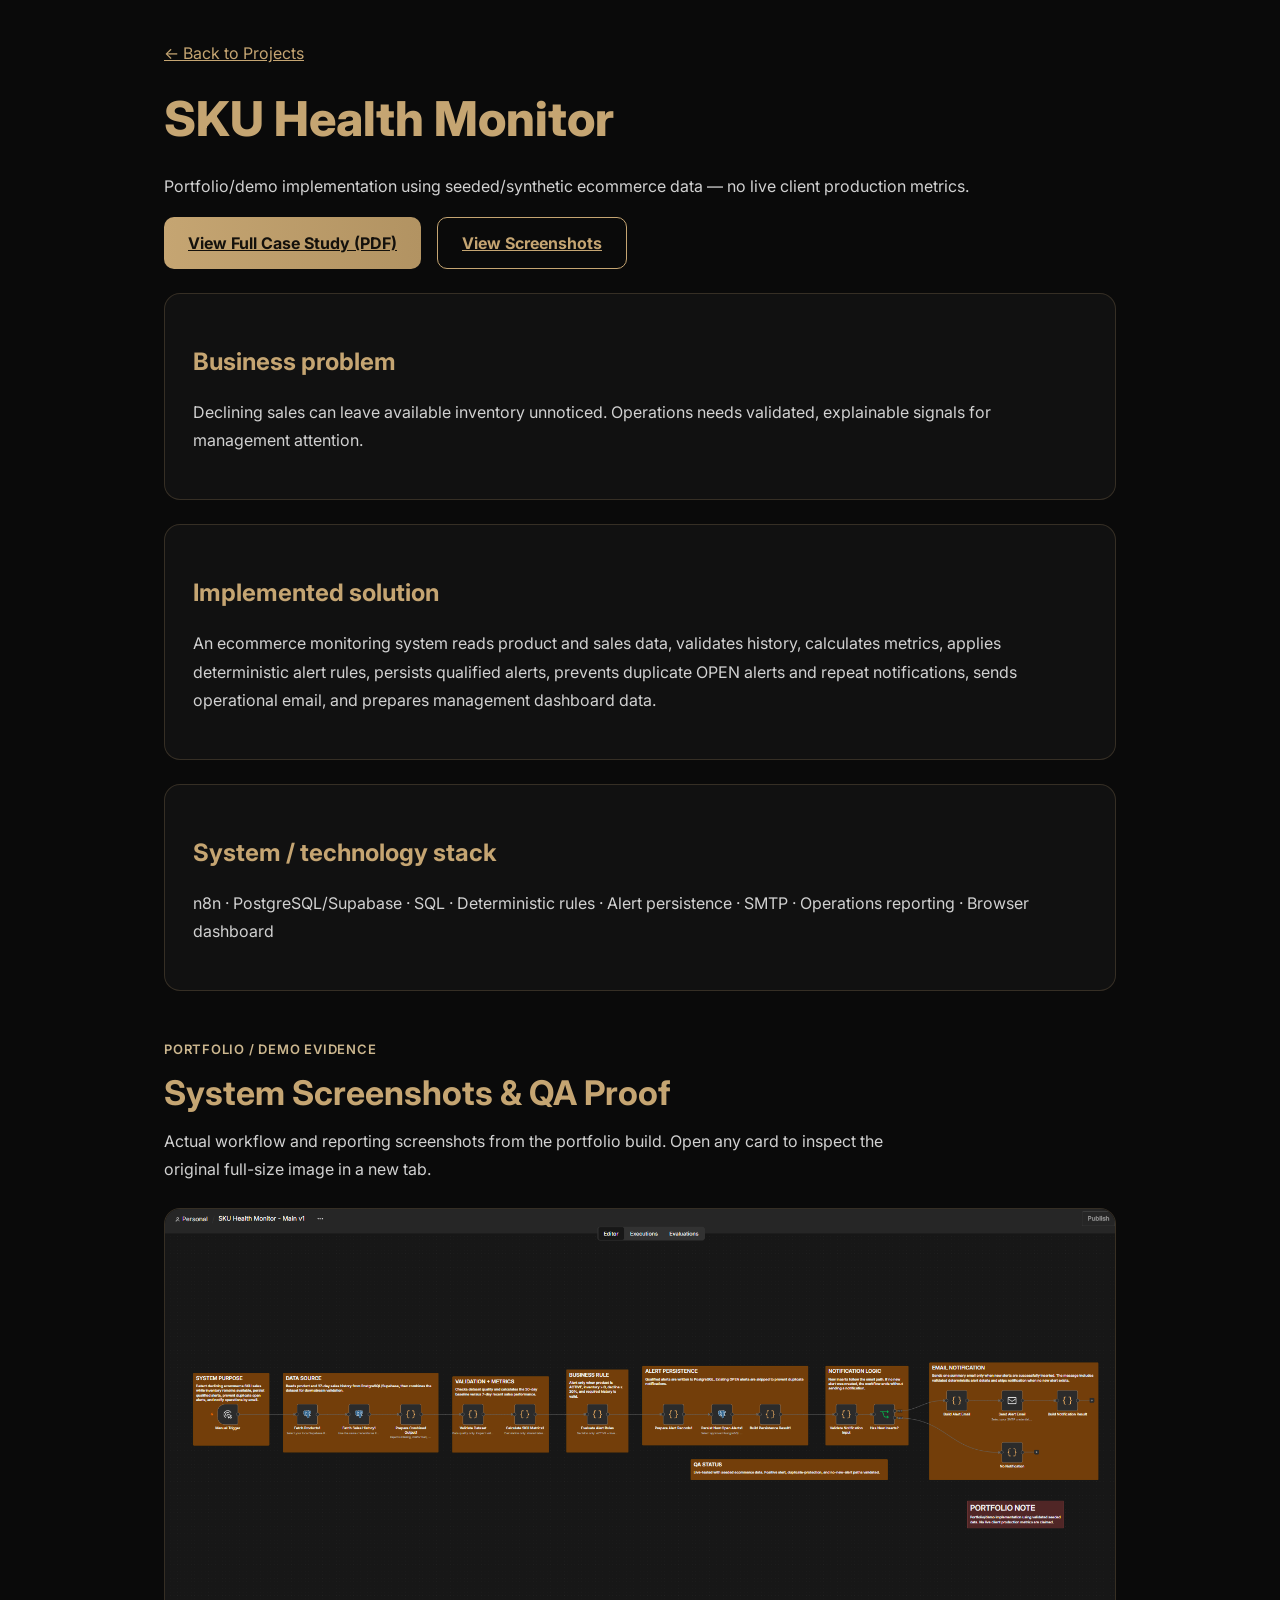
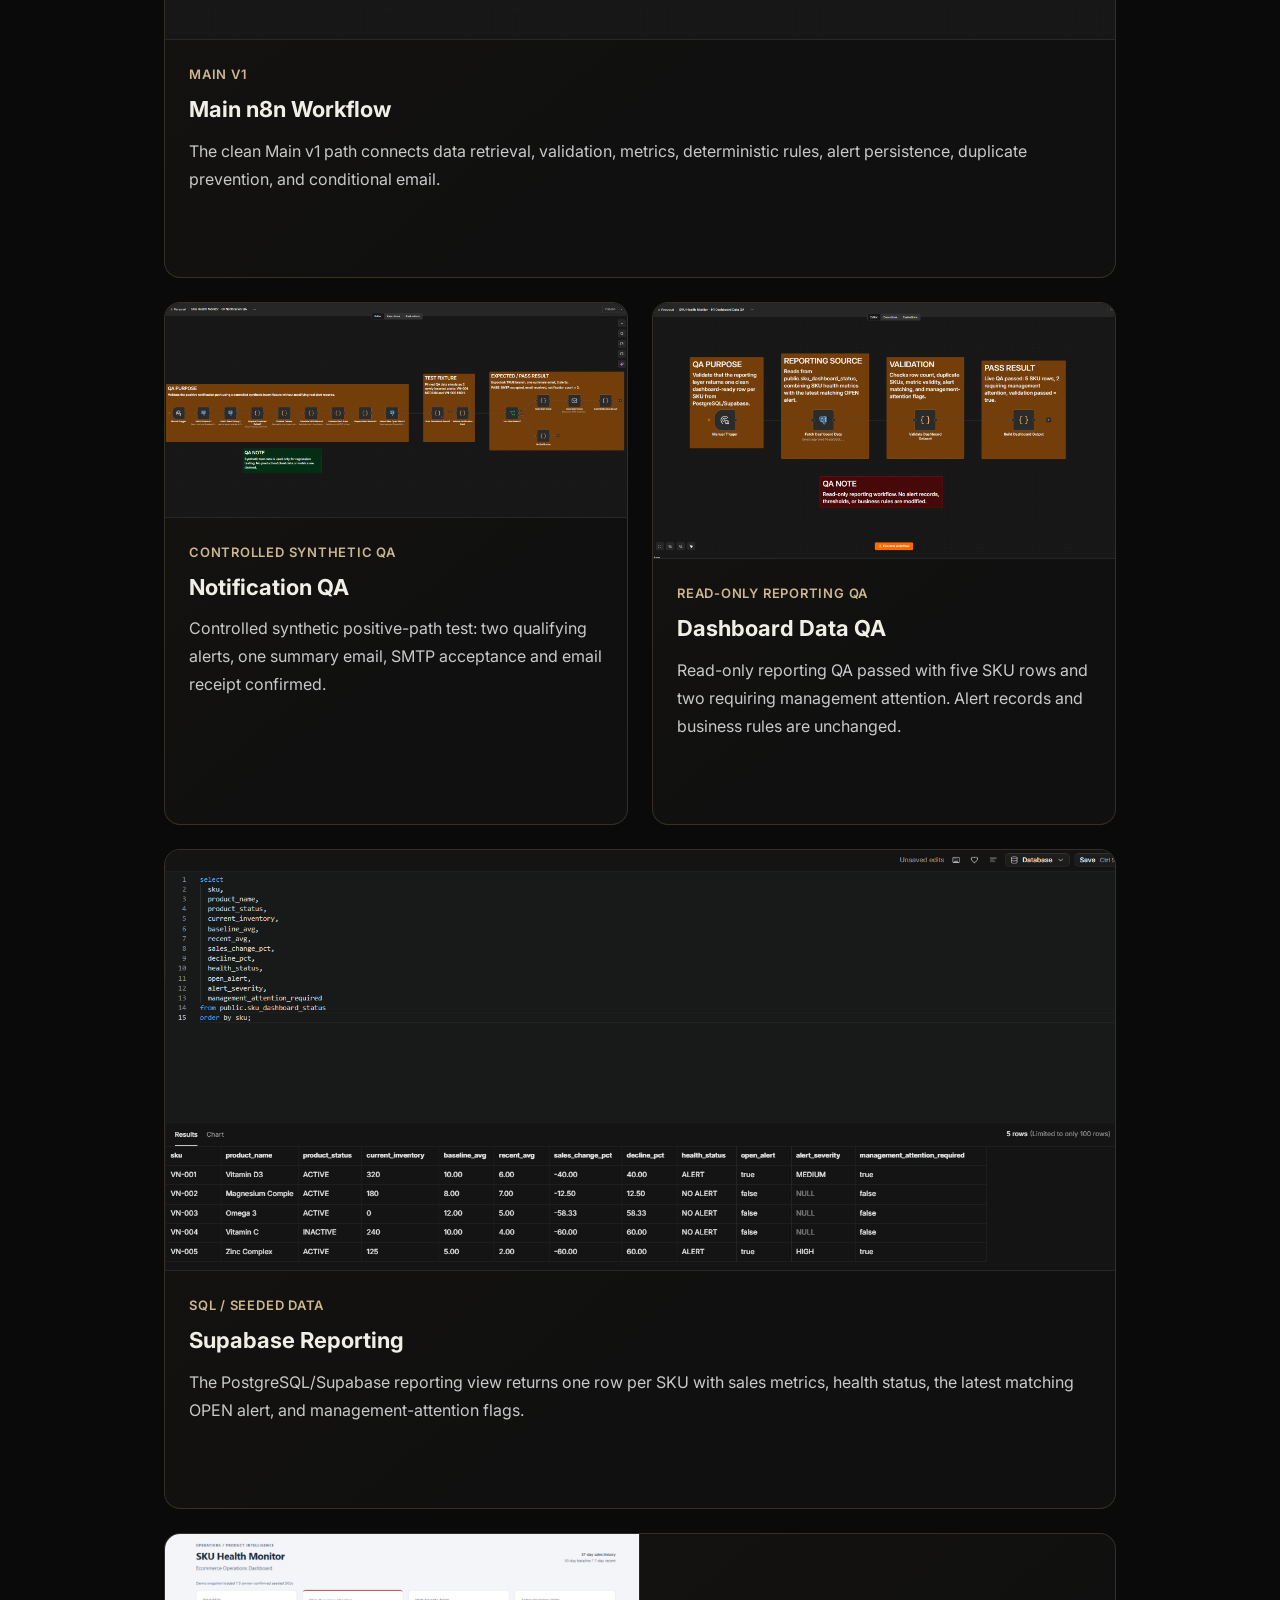
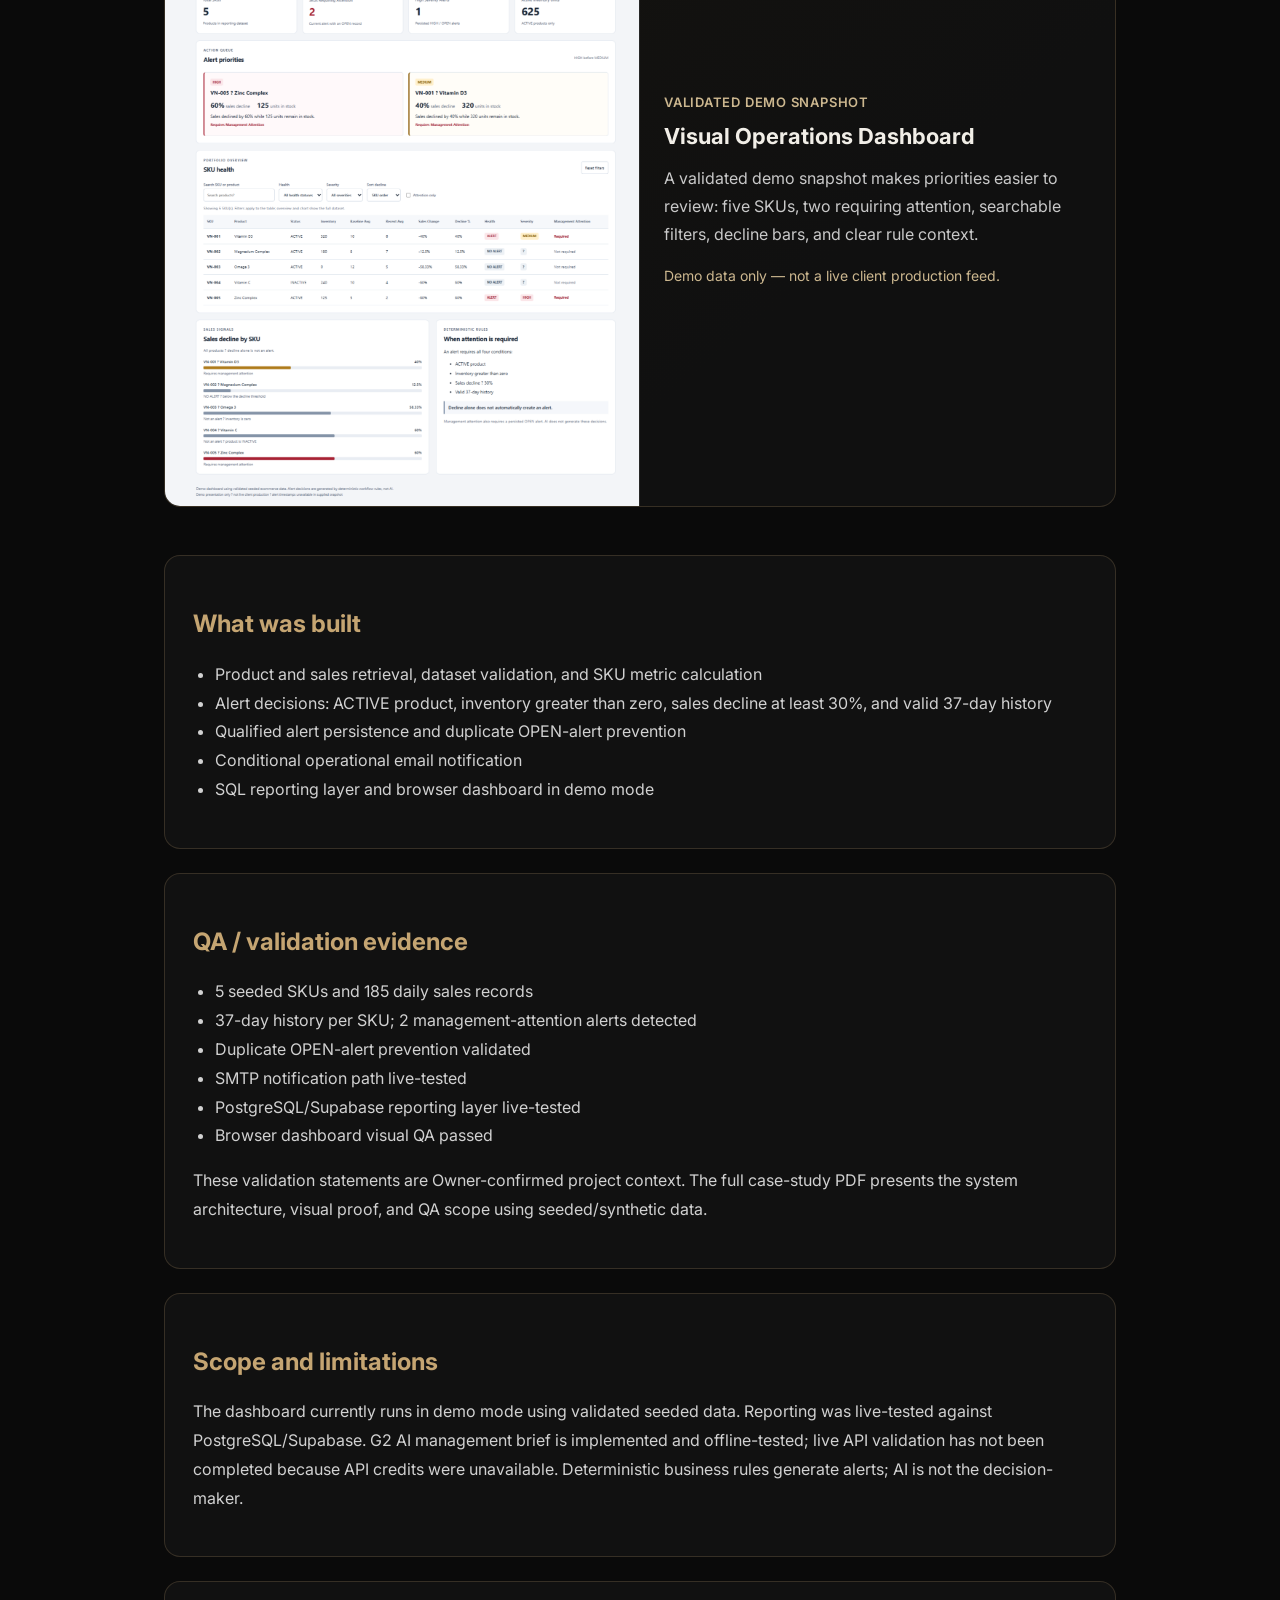
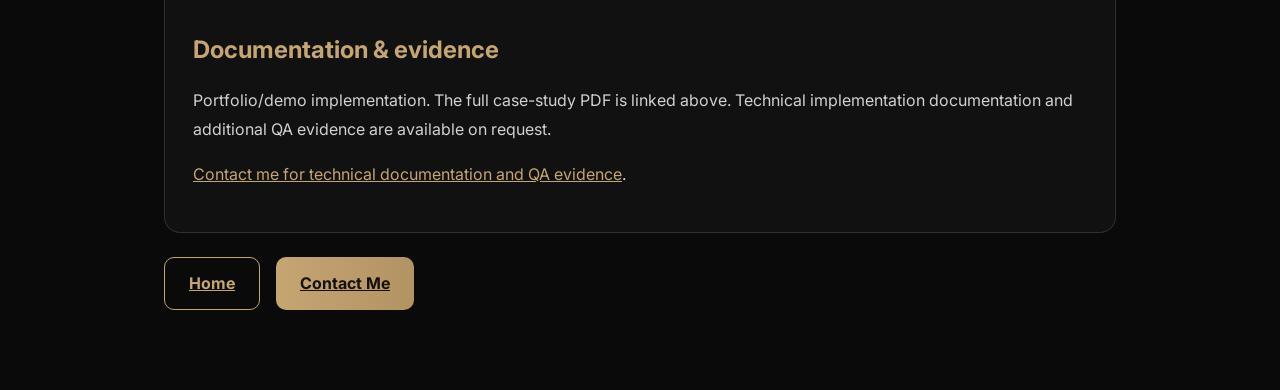
<file: projects/sku-health-monitor/index.html>
<!DOCTYPE html>
<html lang="en"><head><meta charset="UTF-8"><meta name="viewport" content="width=device-width, initial-scale=1.0"><title>SKU Health Monitor | Cendrick Amorin</title><meta name="description" content="Portfolio/demo implementation using seeded/synthetic ecommerce data — no live client production metrics."><link rel="stylesheet" href="https://fonts.googleapis.com/css2?family=Inter:wght@400;600;700;800&display=swap"><link rel="stylesheet" href="../../style.css"><style>body{background:#0a0a0a;color:#fff;font-family:Inter,sans-serif;margin:0}a{color:#C5A572}*{box-sizing:border-box}</style></head>
<body><a class="skip-link" href="#main-content">Skip to content</a><main id="main-content" class="project-page"><a href="../../index.html#selected-projects">← Back to Projects</a><h1>SKU Health Monitor</h1><p>Portfolio/demo implementation using seeded/synthetic ecommerce data — no live client production metrics.</p><div class="project-links"><a class="lux-btn" href="https://drive.google.com/file/d/11RKBEwkOKeNbCn0wZ5s1wSgylNq4vk5-/view?usp=drive_link" target="_blank" rel="noopener noreferrer" aria-label="View the full SKU Health Monitor case study PDF in a new tab">View Full Case Study (PDF)</a><a class="lux-btn-outline" href="#sku-proof">View Screenshots</a></div><section><h2>Business problem</h2><p>Declining sales can leave available inventory unnoticed. Operations needs validated, explainable signals for management attention.</p></section>
<section><h2>Implemented solution</h2><p>An ecommerce monitoring system reads product and sales data, validates history, calculates metrics, applies deterministic alert rules, persists qualified alerts, prevents duplicate OPEN alerts and repeat notifications, sends operational email, and prepares management dashboard data.</p></section>
<section><h2>System / technology stack</h2><p>n8n · PostgreSQL/Supabase · SQL · Deterministic rules · Alert persistence · SMTP · Operations reporting · Browser dashboard</p></section>

<section id="sku-proof" class="sku-proof-section" aria-labelledby="sku-proof-title">
<header class="sku-proof-heading"><span class="sku-proof-kind">PORTFOLIO / DEMO EVIDENCE</span><h2 id="sku-proof-title">System Screenshots &amp; QA Proof</h2><p>Actual workflow and reporting screenshots from the portfolio build. Open any card to inspect the original full-size image in a new tab.</p></header>
<div class="sku-proof-grid"><a class="sku-proof-card sku-proof-wide" href="../../images/sku-health-monitor/main-workflow.png" target="_blank" rel="noopener noreferrer" aria-label="View full-size Main n8n Workflow screenshot in a new tab">
<figure><div class="sku-proof-image"><img src="../../images/sku-health-monitor/main-workflow.png" width="1716" height="777" loading="lazy" decoding="async" alt="SKU Health Monitor Main v1 n8n workflow showing data retrieval, validation, deterministic rules, alert persistence and conditional notification."></div>
<figcaption><span class="sku-proof-kind">MAIN V1</span><h3>Main n8n Workflow</h3><p>The clean Main v1 path connects data retrieval, validation, metrics, deterministic rules, alert persistence, duplicate prevention, and conditional email.</p><span class="sku-proof-view">View full screenshot <span aria-hidden="true">↗</span></span></figcaption></figure></a>
<a class="sku-proof-card" href="../../images/sku-health-monitor/notification-qa.png" target="_blank" rel="noopener noreferrer" aria-label="View full-size Notification QA screenshot in a new tab">
<figure><div class="sku-proof-image"><img src="../../images/sku-health-monitor/notification-qa.png" width="1752" height="812" loading="lazy" decoding="async" alt="Controlled G1 notification QA workflow with synthetic VN-001 MEDIUM and VN-005 HIGH alert fixtures and the email branch."></div>
<figcaption><span class="sku-proof-kind">CONTROLLED SYNTHETIC QA</span><h3>Notification QA</h3><p>Controlled synthetic positive-path test: two qualifying alerts, one summary email, SMTP acceptance and email receipt confirmed.</p><span class="sku-proof-view">View full screenshot <span aria-hidden="true">↗</span></span></figcaption></figure></a>
<a class="sku-proof-card" href="../../images/sku-health-monitor/dashboard-data-qa.png" target="_blank" rel="noopener noreferrer" aria-label="View full-size Dashboard Data QA screenshot in a new tab">
<figure><div class="sku-proof-image"><img src="../../images/sku-health-monitor/dashboard-data-qa.png" width="1682" height="930" loading="lazy" decoding="async" alt="Read-only H1 n8n reporting QA workflow validating five SKU rows and two records requiring management attention."></div>
<figcaption><span class="sku-proof-kind">READ-ONLY REPORTING QA</span><h3>Dashboard Data QA</h3><p>Read-only reporting QA passed with five SKU rows and two requiring management attention. Alert records and business rules are unchanged.</p><span class="sku-proof-view">View full screenshot <span aria-hidden="true">↗</span></span></figcaption></figure></a>
<a class="sku-proof-card sku-proof-wide" href="../../images/sku-health-monitor/supabase-reporting.png" target="_blank" rel="noopener noreferrer" aria-label="View full-size Supabase Reporting screenshot in a new tab">
<figure><div class="sku-proof-image"><img src="../../images/sku-health-monitor/supabase-reporting.png" width="1552" height="687" loading="lazy" decoding="async" alt="SQL query and five seeded SKU results from sku_dashboard_status including sales metrics, OPEN alerts and management-attention flags."></div>
<figcaption><span class="sku-proof-kind">SQL / SEEDED DATA</span><h3>Supabase Reporting</h3><p>The PostgreSQL/Supabase reporting view returns one row per SKU with sales metrics, health status, the latest matching OPEN alert, and management-attention flags.</p><span class="sku-proof-view">View full screenshot <span aria-hidden="true">↗</span></span></figcaption></figure></a>
<a class="sku-proof-card sku-proof-wide sku-proof-dashboard" href="../../images/sku-health-monitor/visual-dashboard.png" target="_blank" rel="noopener noreferrer" aria-label="View full-size Visual Operations Dashboard screenshot in a new tab">
<figure><div class="sku-proof-image"><img src="../../images/sku-health-monitor/visual-dashboard.png" width="1302" height="1573" loading="lazy" decoding="async" alt="SKU Health Monitor browser dashboard with five seeded SKUs, two attention records, one HIGH alert, filters, decline bars and rule explanations."></div>
<figcaption><span class="sku-proof-kind">VALIDATED DEMO SNAPSHOT</span><h3>Visual Operations Dashboard</h3><p>A validated demo snapshot makes priorities easier to review: five SKUs, two requiring attention, searchable filters, decline bars, and clear rule context.</p><p class="sku-proof-disclosure">Demo data only — not a live client production feed.</p><span class="sku-proof-view">View full screenshot <span aria-hidden="true">↗</span></span></figcaption></figure></a></div>
</section>
<section><h2>What was built</h2><ul><li>Product and sales retrieval, dataset validation, and SKU metric calculation</li><li>Alert decisions: ACTIVE product, inventory greater than zero, sales decline at least 30%, and valid 37-day history</li><li>Qualified alert persistence and duplicate OPEN-alert prevention</li><li>Conditional operational email notification</li><li>SQL reporting layer and browser dashboard in demo mode</li></ul></section>
<section><h2>QA / validation evidence</h2><ul><li>5 seeded SKUs and 185 daily sales records</li><li>37-day history per SKU; 2 management-attention alerts detected</li><li>Duplicate OPEN-alert prevention validated</li><li>SMTP notification path live-tested</li><li>PostgreSQL/Supabase reporting layer live-tested</li><li>Browser dashboard visual QA passed</li></ul><p>These validation statements are Owner-confirmed project context. The full case-study PDF presents the system architecture, visual proof, and QA scope using seeded/synthetic data.</p></section>
<section><h2>Scope and limitations</h2><p>The dashboard currently runs in demo mode using validated seeded data. Reporting was live-tested against PostgreSQL/Supabase. G2 AI management brief is implemented and offline-tested; live API validation has not been completed because API credits were unavailable. Deterministic business rules generate alerts; AI is not the decision-maker.</p></section>
<section><h2>Documentation &amp; evidence</h2><p>Portfolio/demo implementation. The full case-study PDF is linked above. Technical implementation documentation and additional QA evidence are available on request.</p><p><a href="../../index.html#contact-form">Contact me for technical documentation and QA evidence</a>.</p></section><div class="project-links"><a class="lux-btn-outline" href="../../index.html">Home</a><a class="lux-btn" href="../../index.html#contact-form">Contact Me</a></div></main></body></html>
</file>
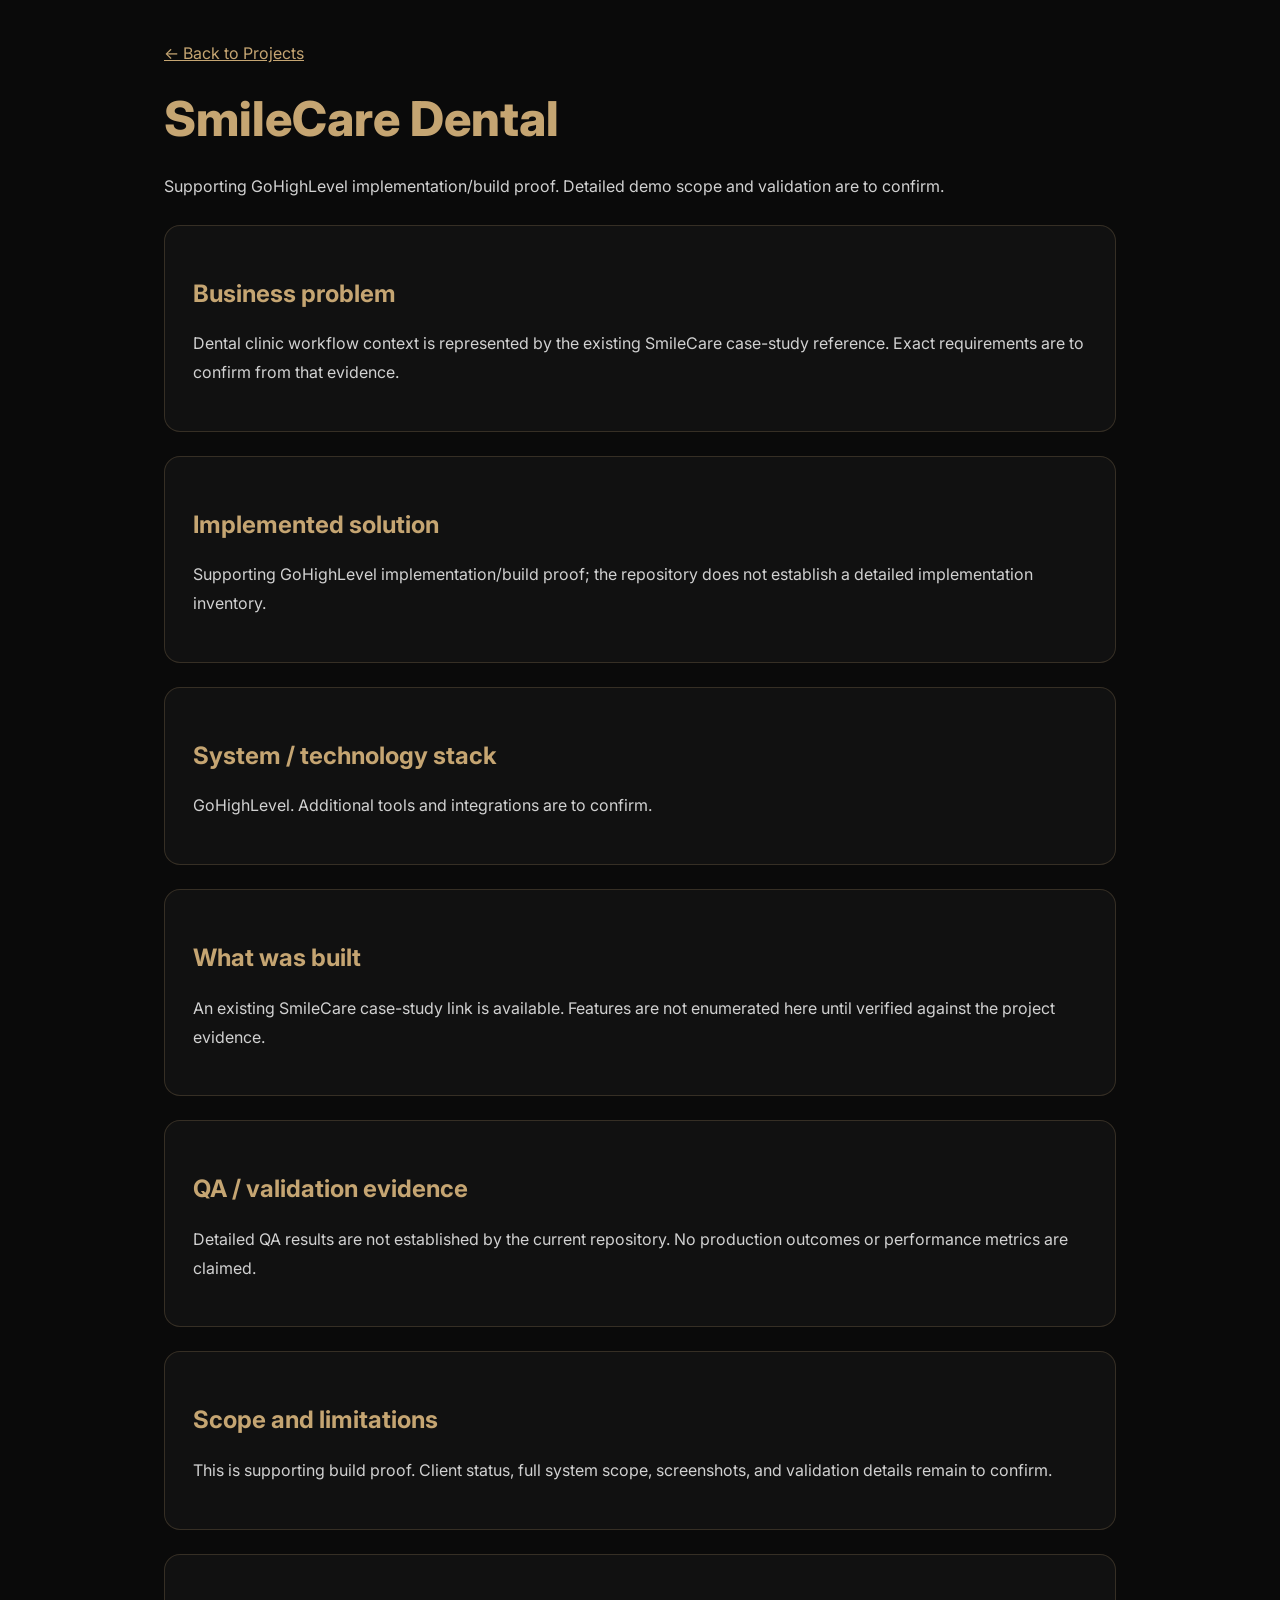
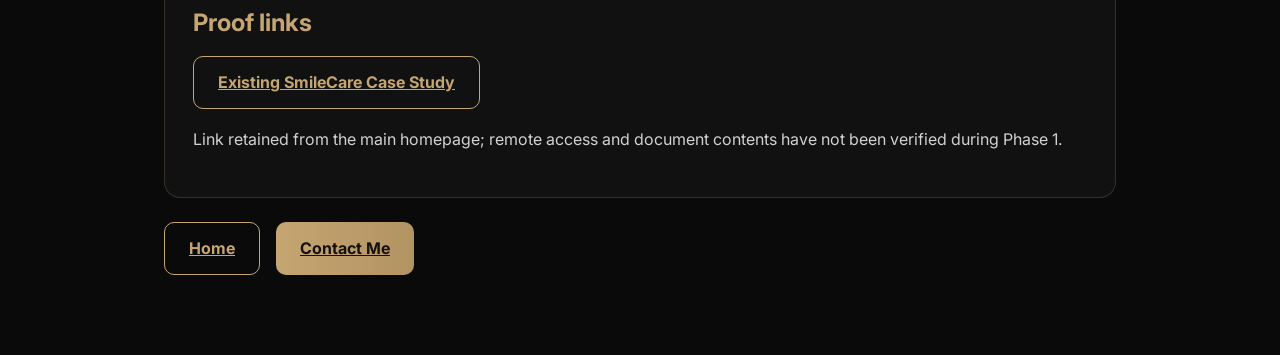
<file: projects/smilecare/index.html>
<!DOCTYPE html>
<html lang="en"><head><meta charset="UTF-8"><meta name="viewport" content="width=device-width, initial-scale=1.0"><title>SmileCare Dental | Cendrick Amorin</title><meta name="description" content="Supporting GoHighLevel implementation/build proof. Detailed demo scope and validation are to confirm."><link rel="stylesheet" href="https://fonts.googleapis.com/css2?family=Inter:wght@400;600;700;800&display=swap"><link rel="stylesheet" href="../../style.css"><style>body{background:#0a0a0a;color:#fff;font-family:Inter,sans-serif;margin:0}a{color:#C5A572}*{box-sizing:border-box}</style></head>
<body><a class="skip-link" href="#main-content">Skip to content</a><main id="main-content" class="project-page"><a href="../../index.html#selected-projects">← Back to Projects</a><h1>SmileCare Dental</h1><p>Supporting GoHighLevel implementation/build proof. Detailed demo scope and validation are to confirm.</p><section><h2>Business problem</h2><p>Dental clinic workflow context is represented by the existing SmileCare case-study reference. Exact requirements are to confirm from that evidence.</p></section>
<section><h2>Implemented solution</h2><p>Supporting GoHighLevel implementation/build proof; the repository does not establish a detailed implementation inventory.</p></section>
<section><h2>System / technology stack</h2><p>GoHighLevel. Additional tools and integrations are to confirm.</p></section>
<section><h2>What was built</h2><p>An existing SmileCare case-study link is available. Features are not enumerated here until verified against the project evidence.</p></section>
<section><h2>QA / validation evidence</h2><p>Detailed QA results are not established by the current repository. No production outcomes or performance metrics are claimed.</p></section>
<section><h2>Scope and limitations</h2><p>This is supporting build proof. Client status, full system scope, screenshots, and validation details remain to confirm.</p></section>
<section><h2>Proof links</h2><div class="project-links"><a class="lux-btn-outline" href="https://drive.google.com/file/d/1atalj_F7voqwDvJI0kmxyeN9JbOyYWK-/view?usp=drivesdk" target="_blank" rel="noopener noreferrer">Existing SmileCare Case Study</a></div><p>Link retained from the main homepage; remote access and document contents have not been verified during Phase 1.</p></section><div class="project-links"><a class="lux-btn-outline" href="../../index.html">Home</a><a class="lux-btn" href="../../index.html#contact-form">Contact Me</a></div></main></body></html>
</file>
<file: style.css>
/* LUX BADGE */
.lux-badge {
    display: inline-block;
    padding: 6px 14px;
    font-size: 10px;
    font-weight: 700;
    letter-spacing: 0.18em;
    color: #C5A572;
    border: 1px solid rgba(197, 165, 114, 0.3);
    border-radius: 20px;
    background: rgba(197, 165, 114, 0.08);
}

/* LUX TITLE */
.lux-title {
    text-shadow: 0 0 25px rgba(197, 165, 114, 0.25);
}

/* GOLD GLOW BEHIND IMAGE */
.lux-glow {
    position: absolute;
    inset: 0;
    background: radial-gradient(circle, rgba(197,165,114,0.25), transparent 70%);
    filter: blur(90px);
    border-radius: 50%;
}

/* PREMIUM IMAGE FRAME */
.luxe-frame {
    transition: 0.6s ease;
}
.luxe-frame:hover {
    transform: scale(1.04);
    border-color: rgba(197,165,114,0.4);
}

/* FLOATING GOLD ORB */
.lux-orb {
    position: absolute;
    right: -18px;
    top: -18px;
    width: 54px;
    height: 54px;
    border-radius: 50%;
    background: #111;
    border: 1px solid rgba(197,165,114,0.3);
    display: flex;
    align-items: center;
    justify-content: center;
    animation: float 4s ease-in-out infinite;
}
@keyframes float {
    0%,100% { transform: translateY(0); }
    50% { transform: translateY(-10px); }
}

/* GOLD BUTTONS */
.lux-btn {
    background: linear-gradient(to right, #C5A572, #9e8458);
    padding: 12px 24px;
    border-radius: 10px;
    font-weight: 700;
    transition: 0.3s;
}
.lux-btn:hover {
    filter: brightness(1.15);
    transform: translateY(-2px);
}

.lux-btn-outline {
    padding: 12px 24px;
    border-radius: 10px;
    border: 1px solid #C5A572;
    font-weight: 700;
    color: #C5A572;
    transition: 0.3s;
}
.lux-btn-outline:hover {
    background: rgba(197,165,114,0.12);
    transform: translateY(-2px);
}

/* SERVICE CARDS */
.lux-service-card {
    background: rgba(255, 255, 255, 0.03);
    padding: 28px;
    border-radius: 20px;
    border: 1px solid rgba(255,255,255,0.06);
    transition: 0.4s;
}
.lux-service-card:hover {
    border-color: #C5A572;
    transform: translateY(-6px);
    background: rgba(197,165,114,0.05);
}

.lux-service-title {
    font-size: 20px;
    font-weight: 700;
}
.lux-service-text {
    color: #c7c7c7;
    font-size: 14px;
}

/* FORM INPUT */
.lux-input {
    width: 100%;
    background: rgba(255,255,255,0.04);
    border: 1px solid rgba(255,255,255,0.08);
    padding: 14px;
    border-radius: 12px;
    outline: none;
    transition: 0.3s;
}
.lux-input:focus {
    border-color: #C5A572;
    background: rgba(255,255,255,0.07);
}

/* FLOATING BUTTON */
.lux-float-btn {
    background: #C5A572;
    padding: 14px 26px;
    border-radius: 999px;
    font-weight: 700;
    color: #0a0a0a;
    box-shadow: 0 0 25px rgba(197,165,114,0.4);
    animation: pulse 2s infinite;
    z-index: 9999;
    pointer-events: auto;
}
@keyframes pulse {
    0% { box-shadow: 0 0 0 0 rgba(197,165,114,0.6); }
    70% { box-shadow: 0 0 0 22px rgba(197,165,114,0); }
    100% { box-shadow: 0 0 0 0 rgba(197,165,114,0); }
}

/* SECTION TITLE */
.lux-section-title {
    font-size: 36px;
    font-weight: 800;
    text-align: center;
    color: #C5A572;
    text-shadow: 0 0 20px rgba(197,165,114,0.15);
}
/* PORTFOLIO CARDS */
.lux-portfolio-card {
    background: rgba(255,255,255,0.03);
    border: 1px solid rgba(255,255,255,0.07);
    padding: 28px;
    border-radius: 20px;
    text-align: left;
    transition: 0.35s;
    position: relative;
    overflow: hidden;
}

.lux-portfolio-card:hover {
    border-color: #C5A572;
    background: rgba(197,165,114,0.06);
    transform: translateY(-6px);
}

.lux-portfolio-title {
    font-size: 20px;
    font-weight: 700;
    color: #C5A572;
}

.lux-portfolio-text {
    font-size: 14px;
    color: #d1d1d1;
    margin-top: 6px;
}

.lux-portfolio-arrow {
    position: absolute;
    right: 22px;
    bottom: 20px;
    font-size: 22px;
    opacity: 0.3;
    transition: 0.35s;
}

.lux-portfolio-card:hover .lux-portfolio-arrow {
    opacity: 1;
    transform: translateX(5px);
}
.hidden {
    display: none;
}

/* Para sa scrollbar ng chat */
#chat-messages::-webkit-scrollbar {
    width: 4px;
}
#chat-messages::-webkit-scrollbar-thumb {
    background: #444;
    border-radius: 10px;
}
.lux-btn, .lux-btn-outline {
    display: inline-block; /* Idagdag mo 'to para gumana nang tama ang transform at padding */
    text-align: center;
    cursor: pointer;
}

/* LUX CHAT UI */
#chat-container {
    backdrop-filter: blur(16px); /* Para sa glass effect */
    background: rgba(10, 10, 10, 0.9);
    border: 1px solid rgba(197, 165, 114, 0.2);
    box-shadow: 0 20px 50px rgba(0, 0, 0, 0.5);
    transition: all 0.3s cubic-bezier(0.4, 0, 0.2, 1);
}

.chat-bubble-user {
    background: rgba(197, 165, 114, 0.15);
    color: #C5A572;
    border: 1px solid rgba(197, 165, 114, 0.2);
    border-radius: 12px 12px 0 12px;
}

.chat-bubble-ai {
    background: rgba(255, 255, 255, 0.05);
    color: #e5e5e5;
    border: 1px solid rgba(255, 255, 255, 0.1);
    border-radius: 12px 12px 12px 0;
}

.lux-float-btn {
    z-index: 999;
    cursor: pointer;
}

/* Para sa mobile, baka masyadong malaki ang 36px na title */
@media (max-width: 768px) {
    .lux-section-title {
        font-size: 28px;
    }
}
/* Override n8n chat widget colors */
:root {
    --chat--color-primary: #C5A572;
    --chat--color-primary-shade-50: #9e8458;
    --chat--color-primary-shade-100: #9e8458;
    --chat--color-secondary: #C5A572;
    --chat--color-secondary-shade-50: #9e8458;
    --chat--window--width: 380px;
    --chat--window--height: 520px;
    --chat--color-dark: #0a0a0a;
    --chat--color-light: #111;
    --chat--message--bot--background: #1a1a1a;
    --chat--message--user--background: #C5A572;
    --chat--message--user--color: #000;
    --chat--header--background: #111;
    --chat--header--color: #C5A572;
    --chat--input--background: #111;
    --chat--input--border-color: rgba(197,165,114,0.3);
}

/* Portfolio refinement: preserve the original black/gold design language. */
:root { color-scheme: dark; --gold: #C5A572; }
html { scroll-behavior: smooth; scroll-padding-top: 24px; }
body { margin: 0; line-height: 1.65; }
section { scroll-margin-top: 24px; }
button, input, textarea { font: inherit; }
button { cursor: pointer; }
button:disabled { cursor: wait; opacity: .65; }
a, button, input, textarea { -webkit-tap-highlight-color: transparent; }
:focus-visible { outline: 2px solid #dfc496; outline-offset: 5px; }
.hidden { display: none !important; }
.skip-link { position: fixed; top: 12px; left: 12px; z-index: 100; background: var(--gold); color: #090909; padding: 12px 18px; border-radius: 8px; transform: translateY(-150%); }
.skip-link:focus { transform: translateY(0); }
.portfolio-hero { padding-top: 64px; padding-bottom: 64px; }
.hero-role { display: block; font-size: 22px; line-height: 1.45; color: #e5e5e5; }
.hero-specialties { display: block; font-size: 16px; color: #bcbcbc; margin-top: 10px; }
.availability { font-size: 14px; color: #b5a589; }
.lux-badge { font-size: 11px; letter-spacing: .12em; }
.lux-title { text-shadow: 0 0 25px rgba(197,165,114,.16); }
.lux-btn { color: #14110c; background: linear-gradient(to right,#c5a572,#b29362); }
.lux-btn, .lux-btn-outline { min-height: 48px; display: inline-flex; align-items: center; justify-content: center; }
.lux-service-card { height: 100%; }
.lux-service-text, .lux-portfolio-text { font-size: 16px; line-height: 1.7; margin-top: 10px; }
.lux-service-card:hover, .lux-portfolio-card:hover, .workflow-card:hover { transform: translateY(-3px); }
.luxe-frame:hover { transform: scale(1.015); }
.lux-orb { animation: none; }
.lux-float-btn { animation: none; box-shadow: 0 4px 22px rgba(0,0,0,.3); }
.section-intro { text-align: center; margin-bottom: 48px; }
.section-intro .lux-section-title { margin-top: 20px; }
.section-intro > p { color: #aaa; max-width: 640px; margin: 16px auto 0; }
.primeflow-section { background: #0a0a0a; }
.primeflow-case { border: 1px solid rgba(197,165,114,.3); background: linear-gradient(145deg,#161411,#101010); border-radius: 20px; overflow: hidden; padding: 44px; }
.primeflow-heading { max-width: 850px; }
.primeflow-heading h3 { font-size: clamp(28px,3.4vw,42px); line-height: 1.22; font-weight: 750; margin: 22px 0 18px; letter-spacing: -.03em; }
.primeflow-heading h3 > span { display: block; font-size: .67em; color: var(--gold); margin-top: 12px; line-height: 1.4; letter-spacing: -.01em; }
.primeflow-heading > p:last-child { color: #b4b4b4; font-size: 17px; line-height: 1.8; }
.primeflow-stats { display: grid; grid-template-columns: repeat(3,1fr); border-top: 1px solid rgba(197,165,114,.18); border-bottom: 1px solid rgba(197,165,114,.18); margin: 32px 0; padding: 24px 0; }
.primeflow-stats > div { padding: 0 24px; border-right: 1px solid rgba(197,165,114,.18); }
.primeflow-stats > div:first-child { padding-left: 0; }
.primeflow-stats > div:last-child { border: 0; }
.primeflow-stats strong { font-size: 38px; font-weight: 700; color: var(--gold); display: block; line-height: 1.2; }
.primeflow-stats span { font-size: 15px; color: #c8c3ba; display: block; margin-top: 8px; }
.primeflow-details { display: grid; grid-template-columns: 1fr 1.2fr 1fr; gap: 30px; }
.primeflow-details h4 { font-size: 16px; font-weight: 700; color: #dbc29a; margin-bottom: 10px; }
.primeflow-details p { color: #b5b5b5; font-size: 15px; }
.primeflow-features { display: flex; flex-wrap: wrap; gap: 9px; padding: 0; list-style: none; margin-top: 28px; }
.primeflow-features li { border: 1px solid rgba(197,165,114,.2); color: #c7b594; border-radius: 6px; padding: 6px 10px; font-size: 13px; background: rgba(197,165,114,.04); }
.demo-disclaimer { margin-top: 24px; padding: 14px 18px; color: #dcc8a5; border-left: 2px solid var(--gold); background: rgba(197,165,114,.055); font-size: 14px; }
.primeflow-gallery { display: grid; gap: 24px; margin-top: 36px; }
.screenshot-slot { min-height: 260px; display: flex; flex-direction: column; align-items: center; justify-content: center; text-align: center; padding: 32px; border: 1px dashed rgba(197,165,114,.35); border-radius: 12px; background: #101010; }
.slot-number { color: #bea57b; font-size: 12px; letter-spacing: .1em; }
.screenshot-slot h4 { color: #d8d4cc; font-size: 22px; font-weight: 650; margin: 18px 0 8px; }
.screenshot-slot p { color: var(--gold); font-size: 15px; }
.slot-description { color: #929292; font-size: 14px; margin-top: 8px; }
.asset-pending { color: #a5a5a5; font-size: 14px; margin-top: 20px; text-align: center; }
.related-proof { display: flex; flex-wrap: wrap; justify-content: center; gap: 14px 28px; padding-top: 28px; font-size: 14px; }
.related-proof > span { color: #aaa; }
.related-proof a, .portfolio-document a, .direct-contact a { color: var(--gold); text-decoration: underline; text-underline-offset: 5px; }
.workflow-card .text-sm { font-size: 15px; }
.workflow-card .workflow-badge { font-size: 11px; }
.workflow-card .p-6 { padding: 28px; }
.workflow-card .workflow-img-wrap img { transform: none; }
.workflow-img-wrap { background: #161616; }
.workflow-overlay { display: none; }
.workflow-proof-link { display: block; position: relative; }
.workflow-proof-link img { height: auto; }
.enlarge-label { display: block; padding: 9px 16px; background: #111; color: var(--gold); border-top: 1px solid rgba(197,165,114,.15); font-size: 13px; text-align: right; }
.workflow-tag { font-size: 12px; padding: 4px 9px; }
.portfolio-grid .lux-portfolio-card { min-height: 210px; padding-bottom: 54px; }
.portfolio-featured { border-color: rgba(197,165,114,.4); background: rgba(197,165,114,.07); }
.portfolio-label { display: block; color: #bfa679; font-size: 11px; letter-spacing: .1em; margin-bottom: 14px; }
.process-section { background: #0d0d0d; }
.build-process { list-style: none; padding: 0; display: grid; grid-template-columns: repeat(3,1fr); gap: 18px; }
.build-process li { position: relative; padding: 24px; border: 1px solid rgba(197,165,114,.15); border-radius: 14px; background: rgba(255,255,255,.02); }
.build-process li > span { color: var(--gold); font-size: 13px; }
.build-process li:not(:last-child)::after { content: '→'; position: absolute; right: 22px; top: 20px; color: #a48b62; }
.build-process h3 { font-size: 18px; font-weight: 650; margin-top: 14px; }
.build-process p { font-size: 15px; color: #aaa; margin-top: 8px; }
.design-principle { text-align: center; color: #d3b786; border: 1px solid rgba(197,165,114,.18); padding: 24px 16px; border-radius: 12px; margin-top: 30px; font-size: 17px; line-height: 2; }
.design-principle strong { display: block; font-size: 12px; letter-spacing: .08em; text-transform: uppercase; color: #aaa; }
.design-principle span { color: #8d7a5c; padding: 0 10px; }
.portfolio-document { margin-top: 24px; text-align: center; font-size: 14px; }
.form-label { display: block; text-align: left; font-size: 14px; color: #b9b9b9; margin-bottom: 8px; }
#workWithMeForm > .lux-input { margin-top: 0; font-size: 16px; }
.lux-input { color: #eee; }
.lux-input::placeholder { color: #8c8c8c; }
.direct-contact { margin-top: 30px; display: flex; justify-content: center; flex-wrap: wrap; gap: 24px; font-size: 15px; }
#chat-container { z-index: 1000; max-width: calc(100vw - 32px); max-height: calc(100dvh - 120px); transition: none; }
#chat-messages { min-height: 100px; flex: 1 1 auto; }
#user-input { min-width: 0; font-size: 16px; }
#close-chat { width: 36px; height: 36px; flex-shrink: 0; }
.chat-bubble-user, .chat-bubble-ai { overflow-wrap: anywhere; }
footer { padding-bottom: 100px !important; }
footer a[aria-label] { display: inline-flex; padding: 10px; min-height: 44px; min-width: 44px; align-items: center; justify-content: center; color: #a7a7a7; }
footer .text-gray-600 { color: #989898; }
#proof-dialog { color: #eee; width: min(1400px,96vw); max-height: 94dvh; padding: 20px; border: 1px solid rgba(197,165,114,.4); border-radius: 14px; background: #111; overflow: auto; }
#proof-dialog::backdrop { background: rgba(0,0,0,.85); }
body.proof-open { overflow: hidden; }
.proof-toolbar { display: flex; gap: 24px; align-items: center; justify-content: space-between; margin-bottom: 16px; }
.proof-toolbar p { font-size: 15px; }
.proof-toolbar button { flex-shrink: 0; padding: 8px 14px; min-height: 44px; color: var(--gold); border: 1px solid rgba(197,165,114,.35); border-radius: 8px; }
.proof-scroll { overflow: auto; }
#proof-full-image { display: block; width: 100%; min-width: 900px; height: auto; }
.proof-note { font-size: 13px; color: #aaa; margin-top: 14px; }
#proof-original { display: inline-block; color: var(--gold); font-size: 14px; margin-top: 10px; text-decoration: underline; }
@media(min-width:1280px) { .portfolio-hero h1 { font-size: 72px; } }
@media(max-width:767px) {
 .portfolio-hero { padding-top: 56px; padding-bottom: 56px; min-height: auto; }
 .portfolio-hero > div { gap: 48px; }
 .portfolio-hero h1 { font-size: clamp(45px,10vw,60px); }
 .hero-role { font-size: 20px; }
 .hero-specialties { font-size: 15px; }
 .portfolio-hero .luxe-frame { width: min(320px,85vw); height: 390px; }
 .lux-orb { right: 0; top: -20px; width: 44px; height: 44px; }
 section.py-24 { padding-top: 64px; padding-bottom: 64px; }
 .primeflow-case { padding: 24px; }
 .primeflow-details { grid-template-columns: 1fr; gap: 22px; }
 .primeflow-stats > div { padding: 0 12px; }
 .primeflow-stats strong { font-size: 32px; }
 .primeflow-stats span { font-size: 13px; }
 .screenshot-slot { min-height: 230px; padding: 24px 14px; }
 .screenshot-slot h4 { font-size: 19px; }
 .workflow-card .p-6 { padding: 24px; }
 .build-process { grid-template-columns: 1fr; }
 .build-process li:not(:last-child)::after { content: '↓'; }
 .design-principle { font-size: 16px; }
 .design-principle span { padding: 0 3px; }
 body .chat-launcher { position: static; display: flex; justify-content: center; padding: 0 24px 36px; background: #0a0a0a; }
 #chat-container { left: 16px; right: 16px; bottom: 16px; width: auto; max-width: none; max-height: calc(100dvh - 32px); }
 #chat-messages { height: min(300px,45dvh); }
 footer { padding-bottom: 48px !important; }
 .proof-toolbar { gap: 12px; align-items: start; }
 #proof-dialog { padding: 14px; }
}
@media(max-width:380px) {
 .hero-actions { display: grid; }
 .primeflow-case { padding: 20px; }
 .primeflow-stats { gap: 10px; }
 .primeflow-stats > div { padding: 0 5px; }
 .primeflow-heading .workflow-badge { letter-spacing: 0; font-size: 10px; }
}
@media(prefers-reduced-motion:reduce) {
 html { scroll-behavior: auto; }
 *, *::before, *::after { animation: none !important; transition: none !important; }
}

#chat-messages > div:not(.chat-bubble-user) { background: #202020; }

/* Static proof previews crop only the display; viewer retains original images. */
.primeflow-gallery-guide { color: #b5b5b5; font-size: 15px; line-height: 1.8; margin-top: 32px; }
.primeflow-proof { min-width: 0; margin: 0; overflow: hidden; border: 1px solid rgba(197,165,114,.25); border-radius: 14px; background: #101010; }
.primeflow-proof figcaption { padding: 24px 28px; }
.primeflow-proof h4 { font-size: 24px; line-height: 1.35; font-weight: 700; color: #e8dfd0; margin: 10px 0; }
.primeflow-proof figcaption p { color: #b5b5b5; font-size: 15px; line-height: 1.75; max-width: 860px; }
.primeflow-proof-footer { display: flex; align-items: center; justify-content: space-between; gap: 16px; padding: 16px 24px; border-top: 1px solid rgba(197,165,114,.2); }
.primeflow-proof-footer span { color: #aaa; font-size: 13px; }
.primeflow-proof-footer a { color: #d2b580; font-size: 14px; text-decoration: underline; text-underline-offset: 4px; padding: 8px 0; }
#proof-full-image { width: auto; min-width: 100%; max-width: none; height: auto; }
@media(max-width:767px) {
 .primeflow-proof figcaption { padding: 20px; }
 .primeflow-proof h4 { font-size: 21px; }
 .primeflow-proof-footer { padding: 12px 20px; flex-direction: column; align-items: flex-start; gap: 4px; }
}

.primeflow-proof-preview { overflow: hidden; background: #f5f6f8; }
.primeflow-proof-preview a { display: block; position: relative; overflow: hidden; aspect-ratio: var(--crop-ratio); }
.primeflow-proof-preview img { position: absolute; display: block; width: var(--crop-width); max-width: none; height: auto; left: var(--crop-left); top: var(--crop-top); }
.primeflow-proof-preview a:focus-visible { outline: 3px solid var(--gold); outline-offset: -3px; }
.primeflow-proof:nth-child(1) { --crop-ratio: 1920 / 1080; --crop-width: 100.00000%; --crop-left: 0.00000%; --crop-top: 0.00000%; }
.primeflow-proof:nth-child(2) { --crop-ratio: 1080 / 1640; --crop-width: 177.77778%; --crop-left: -38.88889%; --crop-top: -9.75610%; }
.primeflow-proof:nth-child(3) { --crop-ratio: 1810 / 300; --crop-width: 106.07735%; --crop-left: -4.41989%; --crop-top: -70.00000%; }
.primeflow-proof:nth-child(4) { --crop-ratio: 1810 / 450; --crop-width: 106.07735%; --crop-left: -4.41989%; --crop-top: -46.66667%; }
.primeflow-proof:nth-child(5) { --crop-ratio: 1650 / 1070; --crop-width: 116.36364%; --crop-left: -14.54545%; --crop-top: -11.21495%; }
.primeflow-proof:nth-child(6) { --crop-ratio: 1540 / 515; --crop-width: 124.67532%; --crop-left: -19.48052%; --crop-top: -59.22330%; }
.primeflow-proof:nth-child(7) { --crop-ratio: 1610 / 245; --crop-width: 119.25466%; --crop-left: -11.18012%; --crop-top: -87.75510%; }

/* Native, user-initiated playback; responsive without changing the hero. */
.walkthrough-player { aspect-ratio: 16 / 9; overflow: hidden; border: 1px solid rgba(197,165,114,.4); border-radius: 16px; background: #101010; }
.walkthrough-player iframe { display: block; width: 100%; height: 100%; border: 0; }
.walkthrough-fallback { margin-top: 14px; color: var(--gold); font-size: 15px; }
.walkthrough-fallback a { text-decoration: underline; text-underline-offset: 4px; }

.walkthrough-cover { display: block; position: relative; width: 100%; height: 100%; }
.walkthrough-cover img { display: block; width: 100%; height: 100%; object-fit: contain; }
.walkthrough-play-label { position: absolute; left: 50%; top: 50%; transform: translate(-50%,-50%); padding: 14px 22px; border-radius: 999px; background: #111e; border: 2px solid var(--gold); color: #fff; font-size: clamp(14px,2vw,20px); white-space: nowrap; }
.walkthrough-cover:focus-visible { outline: 3px solid var(--gold); outline-offset: -4px; }

/* Phase 1: project foundations; existing integration styles retained. */
.primary-header { max-width:1200px; margin:auto; padding:24px; display:flex; gap:24px; align-items:center; justify-content:space-between; flex-wrap:wrap; }
.primary-brand { color:var(--gold,#C5A572); font-weight:700; letter-spacing:.08em; }
.primary-header nav { display:flex; gap:8px 20px; flex-wrap:wrap; }
.primary-header nav a { display:inline-flex; align-items:center; min-height:44px; color:#dedbd5; }
.selected-grid { display:grid; grid-template-columns:repeat(3,minmax(0,1fr)); gap:24px; margin-top:40px; }
.selected-card { background:#111; border:1px solid rgba(197,165,114,.3); border-radius:16px; padding:28px; display:flex; flex-direction:column; gap:18px; }
.selected-card h3 { color:#C5A572; font-size:24px; font-weight:700; }
.selected-card p { color:#d1d1d1; line-height:1.7; }
.selected-card .project-stack { color:#C5A572; font-size:14px; }
.selected-card .project-fit { font-size:14px; color:#b9b9b9; }
.selected-card a { margin-top:auto; text-align:center; }
.secondary-categories .lux-portfolio-card { padding:22px; min-height:0; }
.secondary-categories .lux-portfolio-title { font-size:18px; }
.project-page { max-width:1000px; margin:auto; padding:40px 24px 80px; }
.project-page h1 { color:#C5A572; font-size:clamp(30px,5vw,48px); font-weight:800; line-height:1.2; margin:24px 0; }
.project-page h2 { color:#C5A572; font-size:24px; margin-bottom:14px; }
.project-page section { padding:28px; margin:24px 0; border:1px solid rgba(197,165,114,.2); border-radius:16px; background:#111; }
.project-page p,.project-page li { color:#d1d1d1; line-height:1.8; }
.project-page ul { list-style:disc; padding-left:22px; }
.project-page .project-links { display:flex; flex-wrap:wrap; gap:16px; }
.project-page .project-evidence { width:100%; height:auto; margin-top:20px; border-radius:8px; }
@media(max-width:767px) { .selected-grid { grid-template-columns:1fr; } .primary-header { gap:12px; } .primary-header nav { width:100%; } .project-page section { padding:20px; } }

/* Phase 2: recruiter-first homepage polish, scoped to homepage. */
.homepage-polished .home-section { padding:64px 24px; }
.homepage-polished .portfolio-hero { min-height:0; padding-top:64px; padding-bottom:64px; }
.homepage-polished .lux-title { font-size:clamp(40px,5vw,64px); }
.homepage-polished .lux-glow,.homepage-polished .lux-orb { display:none; }
.homepage-polished .luxe-frame { height:340px; width:260px; box-shadow:none; }
.homepage-polished h2,.homepage-polished .selected-card h3 { color:#f2efe9; }
.homepage-polished .lux-section-title { font-size:clamp(28px,3vw,36px); text-align:left; }
.homepage-polished .section-summary { margin-top:16px; color:#c7c7c7; line-height:1.7; }
.homepage-polished .selected-grid { margin-top:28px; gap:24px; }
.homepage-polished .selected-card { padding:24px; gap:16px; border-color:#ffffff1f; box-shadow:none; }
.homepage-polished #selected-projects { background:#0e0e0e; }
.homepage-polished #selected-projects .selected-card { border-top:2px solid #C5A572; }
.homepage-polished .portfolio-label { font-size:13px; letter-spacing:.04em; }
.homepage-polished .project-stack { font-size:15px; color:#c8b58f; }
.homepage-polished .proof-summary { font-weight:600; }
.homepage-polished .lux-btn,.homepage-polished .lux-btn-outline { min-height:44px; display:inline-flex; align-items:center; justify-content:center; border-radius:10px; }
.homepage-polished .lux-btn:hover,.homepage-polished .selected-card:hover { transform:none; box-shadow:none; }
.secondary-proof-link { margin-top:24px; font-size:16px; text-decoration:underline; text-underline-offset:4px; color:#c8b58f; }
.secondary-proof-link a { display:inline-flex; min-height:44px; align-items:center; }
.qa-process { display:grid; grid-template-columns:repeat(4,minmax(0,1fr)); gap:24px; margin-top:28px; }
.qa-process li { display:flex; flex-direction:column; gap:12px; line-height:1.7; }
.qa-process strong { color:#f2efe9; font-size:18px; }.qa-process span { color:#c7c7c7; }
.tool-list { display:flex; flex-wrap:wrap; gap:12px; margin-top:24px; }.tool-list li { border:1px solid #ffffff26; border-radius:10px; padding:12px 16px; color:#d5d5d5; }
.homepage-polished #contact-form { padding-top:64px; padding-bottom:64px; }.homepage-polished #contact-form h2 { text-align:center; }
.homepage-polished footer .text-xs { font-size:14px; }.homepage-polished #close-chat { min-width:44px; min-height:44px; }
@media(max-width:767px) { .homepage-polished .home-section { padding:48px 20px; }.homepage-polished .portfolio-hero { padding:40px 20px; }.homepage-polished .portfolio-hero>div { gap:32px; }.qa-process { grid-template-columns:1fr; }.homepage-polished .luxe-frame { width:220px; height:280px; } }

/* Tools banner: CSS-only, with accessible pause and reduced-motion fallback. */
.tools-banner { margin-top:24px; }
.tools-banner-heading { display:flex; align-items:center; justify-content:space-between; flex-wrap:wrap; gap:16px; color:#c7c7c7; }
.tools-pause { display:inline-flex; align-items:center; gap:10px; min-height:44px; font-size:15px; cursor:pointer; }
.tools-pause input { width:18px; height:18px; accent-color:#C5A572; }
.tools-window { overflow:hidden; margin-top:16px; border-block:1px solid #ffffff14; padding:18px 0; }
.tools-track { display:flex; width:max-content; animation:tools-scroll 40s linear infinite; }
.tools-track .tool-list { margin:0; padding:0 12px 0 0; flex-wrap:nowrap; flex-shrink:0; list-style:none; gap:12px; }
.tools-track .tool-list li { white-space:nowrap; font-size:16px; padding:14px 20px; background:#111; border-color:#C5A57233; }
.tools-banner:hover .tools-track,.tools-banner:focus-within .tools-track,.tools-banner:has(input:checked) .tools-track { animation-play-state:paused; }
@keyframes tools-scroll { to { transform:translateX(-50%); } }
@media(prefers-reduced-motion:reduce) { .tools-track { animation:none; transform:none; width:100%; }.tools-track .tool-list { flex-wrap:wrap; flex-shrink:1; }.tools-track .tools-copy,.tools-pause { display:none; } }

/* Header refinement: restrained branding and interaction, no new scripts. */
.homepage-polished .primary-header { position:relative; margin:20px auto 0; width:calc(100% - 48px); max-width:1152px; padding:16px 24px; border:1px solid rgba(197,165,114,.16); border-radius:16px; background:linear-gradient(115deg,#12110f,#0d0d0d 65%); gap:20px; }
.homepage-polished .primary-header::after { content:""; position:absolute; bottom:-1px; left:24px; right:24px; height:1px; background:linear-gradient(90deg,transparent,#C5A57266,transparent); pointer-events:none; }
.homepage-polished .primary-brand { display:flex; flex-direction:column; gap:6px; padding:4px 0; min-height:44px; text-decoration:none; }
.brand-name { font-size:16px; font-weight:700; letter-spacing:.07em; color:#d1b17c; }
.brand-descriptor { font-size:12px; font-weight:400; letter-spacing:.09em; color:#aaa69e; }
.homepage-polished .primary-header nav { gap:6px; }
.homepage-polished .primary-header nav a { position:relative; padding:10px 12px; border-radius:8px; font-size:15px; color:#dedbd5; transition:color .2s ease,background-color .2s ease; }
.homepage-polished .primary-header nav a::after { content:""; position:absolute; left:12px; right:12px; bottom:5px; height:1px; background:#C5A572; transform:scaleX(0); transform-origin:left; transition:transform .2s ease; }
.homepage-polished .primary-header nav a:hover,.homepage-polished .primary-header nav a:focus-visible { color:#e1c697; background:#C5A5720c; }
.homepage-polished .primary-header nav a:hover::after,.homepage-polished .primary-header nav a:focus-visible::after { transform:scaleX(1); }
.homepage-polished .primary-header nav a:last-child { margin-left:6px; border:1px solid #C5A57255; color:#e1c697; }
@media(max-width:767px) { .homepage-polished .primary-header { width:calc(100% - 32px); margin-top:16px; padding:16px; gap:14px; }.homepage-polished .primary-header nav { border-top:1px solid #ffffff12; padding-top:10px; gap:4px; }.homepage-polished .primary-header nav a { padding:10px; }.homepage-polished .primary-header nav a:last-child { margin-left:0; } }
@media(prefers-reduced-motion:reduce) { .homepage-polished .primary-header nav a,.homepage-polished .primary-header nav a::after { transition:none; } }

/* What I Build: small system cues with restrained interaction. */
.homepage-polished #what-i-build .build-card { position:relative; overflow:hidden; background:linear-gradient(145deg,#141310,#101010 65%); transition:border-color .25s ease,transform .25s ease; }
.build-card::before { content:""; position:absolute; top:0; left:24px; right:24px; height:1px; background:linear-gradient(90deg,transparent,#C5A57299,transparent); opacity:.45; transition:opacity .25s ease; }
.build-card-top { display:flex; align-items:center; justify-content:space-between; }
.build-icon { width:44px; height:44px; display:grid; place-items:center; border:1px solid #C5A57233; border-radius:12px; background:#C5A57209; color:#d1b17c; }
.build-icon svg { width:24px; height:24px; transition:transform .25s ease; }
.build-number { font-size:14px; letter-spacing:.12em; color:#aaa69e; }
.homepage-polished #what-i-build .build-card h3 { font-size:22px; line-height:1.4; }
.homepage-polished #what-i-build .build-flow { margin-top:auto; padding-top:16px; border-top:1px solid #ffffff12; color:#c8b58f; font-size:14px; }
.homepage-polished #what-i-build .build-proof-link { display:flex; align-items:center; justify-content:space-between; min-height:44px; margin-top:0; text-align:left; color:#dedbd5; font-size:15px; text-decoration:none; }
.build-proof-link span[aria-hidden] { color:#C5A572; transition:transform .25s ease; }
.homepage-polished #what-i-build .build-card:hover,.homepage-polished #what-i-build .build-card:focus-within { border-color:#C5A57266; transform:translateY(-3px); }
.build-card:hover::before,.build-card:focus-within::before { opacity:1; }
.build-card:hover .build-icon svg,.build-card:focus-within .build-icon svg { transform:translateY(-2px); }
.build-card:hover .build-proof-link span[aria-hidden],.build-card:focus-within .build-proof-link span[aria-hidden] { transform:translate(2px,-2px); }
@media(prefers-reduced-motion:reduce) { .homepage-polished #what-i-build .build-card,.build-card::before,.build-icon svg,.build-proof-link span[aria-hidden] { transition:none; }.homepage-polished #what-i-build .build-card:hover,.homepage-polished #what-i-build .build-card:focus-within,.build-card:hover .build-icon svg,.build-card:focus-within .build-icon svg,.build-card:hover .build-proof-link span[aria-hidden],.build-card:focus-within .build-proof-link span[aria-hidden] { transform:none; } }

/* Unified section rhythm, restrained gold system details. */
.section-heading { max-width:100%; }
.section-eyebrow { display:flex; align-items:center; gap:12px; margin-bottom:14px; font-size:13px; font-weight:600; letter-spacing:.1em; color:#c8b58f; }
.section-eyebrow span { display:grid; place-items:center; width:30px; height:30px; border:1px solid #C5A57240; border-radius:8px; color:#d1b17c; font-size:12px; letter-spacing:0; }
.section-rule { height:1px; width:100%; margin-top:22px; background:linear-gradient(90deg,#C5A57280 0,#C5A57220 120px,#ffffff12 60%,transparent); }
.homepage-polished .section-heading h2 { margin:0; letter-spacing:-.025em; }
.homepage-polished .capability-card { position:relative; background:linear-gradient(140deg,#141310,#101010 60%); transition:border-color .25s ease,transform .25s ease; }
.capability-marker { font-size:13px; letter-spacing:.06em; color:#c8b58f; border-bottom:1px solid #ffffff12; padding-bottom:14px; }
.homepage-polished .capability-card h3 { font-size:22px; line-height:1.4; }
.homepage-polished .capability-card:hover { border-color:#C5A57266; transform:translateY(-3px); }
.qa-process { counter-reset:qa; gap:20px; }
.qa-process li { position:relative; counter-increment:qa; padding:24px; border:1px solid #ffffff1f; border-radius:16px; background:linear-gradient(145deg,#141310,#101010); transition:border-color .25s ease; }
.qa-process li::before { content:"0" counter(qa); display:grid; place-items:center; width:36px; height:36px; border-radius:50%; border:1px solid #C5A57255; color:#d1b17c; font-size:13px; margin-bottom:6px; }
.qa-process li:hover { border-color:#C5A57266; }
.homepage-polished .design-principle { border-color:#C5A57233; background:linear-gradient(90deg,#C5A57208,transparent); font-size:16px; padding:24px; margin-top:24px; }
.homepage-polished .tools-window { border-radius:12px; background:linear-gradient(90deg,#C5A57205,transparent); }
@media(max-width:1023px) and (min-width:768px) { .qa-process { grid-template-columns:repeat(2,minmax(0,1fr)); } }
@media(max-width:767px) { .section-eyebrow { font-size:12px; letter-spacing:.07em; }.qa-process li { padding:20px; } }
@media(prefers-reduced-motion:reduce) { .homepage-polished .capability-card,.qa-process li { transition:none; }.homepage-polished .capability-card:hover { transform:none; } }

/* Phase 2.5: copy readability only; visual structure retained. */
.homepage-polished .selected-card p { line-height:1.75; }
.homepage-polished .capability-card .capability-evidence { font-size:14px; line-height:1.65; color:#c8b58f; padding-top:12px; border-top:1px solid #ffffff12; }
.homepage-polished #contact-form h2 { max-width:700px; margin-inline:auto; }
.homepage-polished .footer-secondary { font-size:13px; color:#aaa69e; margin-top:8px; }

/* Contact heading typography: deliberate hierarchy and comfortable measure. */
.homepage-polished #contact-form .contact-title { max-width:760px; display:flex; flex-direction:column; align-items:center; gap:16px; }
.contact-kicker { display:block; font-size:13px; line-height:1.5; font-weight:600; letter-spacing:.13em; text-transform:uppercase; color:#c8b58f; }
.contact-title-main { display:block; font-size:clamp(30px,4.4vw,48px); line-height:1.2; letter-spacing:-.03em; text-wrap:balance; }
.contact-amp { color:#C5A572; font-weight:400; }
.homepage-polished #contact-form .contact-intro { max-width:640px; margin:22px auto 40px; font-size:17px; line-height:1.8; color:#c7c7c7; text-wrap:pretty; }
@media(max-width:767px) { .homepage-polished #contact-form .contact-title { gap:12px; }.contact-kicker { font-size:12px; letter-spacing:.09em; }.homepage-polished #contact-form .contact-intro { font-size:16px; margin-top:18px; margin-bottom:32px; } }
/* Phase 2.6: URL-only calendar CTA; no scheduling embeds or scripts. */
.booking-positioning { color:#c8b58f; font-size:14px; font-weight:600; line-height:1.7; margin-bottom:18px; }
.homepage-polished #contact-form .booking-title { font-size:clamp(30px,4vw,44px); line-height:1.25; letter-spacing:-.025em; text-wrap:balance; max-width:680px; }
.booking-cta { gap:12px; padding:16px 28px; font-size:17px; }
.homepage-polished .booking-secondary { margin-top:24px; display:flex; flex-wrap:wrap; justify-content:center; gap:12px 28px; }
.booking-secondary a { min-height:44px; display:inline-flex; align-items:center; color:#d1d1d1; text-decoration:underline; text-underline-offset:5px; }
.booking-secondary a:hover { color:#d1b17c; }
@media(max-width:767px) { .booking-positioning { font-size:13px; }.booking-cta { width:100%; max-width:340px; } }

/* SKU proof gallery: original screenshots, scoped styles, no added scripts. */
.project-page .sku-proof-section { padding:0; margin:48px 0; border:0; background:transparent; }
.sku-proof-heading { max-width:760px; margin-bottom:24px; }
.sku-proof-heading h2 { margin:12px 0; font-size:clamp(26px,3vw,34px); line-height:1.25; }
.sku-proof-heading p { margin:0; font-size:16px; }
.sku-proof-grid { display:grid; grid-template-columns:repeat(2,minmax(0,1fr)); gap:24px; }
.sku-proof-card { display:block; min-width:0; color:inherit; text-decoration:none; border:1px solid #c5a57233; border-radius:16px; background:linear-gradient(140deg,#15130f,#101010 65%); transition:transform 200ms ease,border-color 200ms ease,box-shadow 200ms ease; }
.sku-proof-wide { grid-column:1 / -1; }
.sku-proof-card figure { margin:0; }
.sku-proof-image { overflow:hidden; border-radius:15px 15px 0 0; background:#171717; border-bottom:1px solid #ffffff12; }
.sku-proof-image img { display:block; width:100%; max-width:100%; height:auto; margin:0; object-fit:contain; transform:none; transition:transform 200ms ease; }
.sku-proof-card figcaption { padding:24px; }
.sku-proof-kind { display:block; color:#ccb78f; font-size:13px; line-height:1.6; font-weight:600; letter-spacing:.06em; }
.sku-proof-card h3 { color:#f1eee7; font-size:22px; line-height:1.35; margin:10px 0 12px; }
.project-page .sku-proof-card p { font-size:16px; line-height:1.75; margin:0 0 16px; color:#c9c9c9; }
.project-page .sku-proof-card .sku-proof-disclosure { color:#ccb78f; font-size:14px; }
.sku-proof-view { display:inline-flex; align-items:center; gap:8px; min-height:44px; color:#ddc49a; font-size:15px; font-weight:600; transition:opacity 200ms ease; }
.sku-proof-card:focus-visible { outline:3px solid #e1c697; outline-offset:5px; border-color:#c5a57299; box-shadow:0 12px 28px #0005; }
.sku-proof-card:focus-visible .sku-proof-view { opacity:1; }
.sku-proof-dashboard figure { display:grid; grid-template-columns:minmax(0,1fr) minmax(0,1fr); align-items:center; }
.sku-proof-dashboard .sku-proof-image { border-radius:15px 0 0 15px; border-bottom:0; border-right:1px solid #ffffff12; }
@media(hover:hover) and (pointer:fine) {
 .sku-proof-view { opacity:0; }
 .sku-proof-card:hover { transform:translateY(-4px); border-color:#c5a57299; box-shadow:0 12px 28px #0005; }
 .sku-proof-card:hover .sku-proof-image img { transform:scale(1.02); }
 .sku-proof-card:hover .sku-proof-view { opacity:1; }
}
@media(max-width:767px) {
 .sku-proof-grid { grid-template-columns:minmax(0,1fr); gap:20px; }
 .sku-proof-card figcaption { padding:20px; }
 .sku-proof-dashboard figure { grid-template-columns:minmax(0,1fr); }
 .sku-proof-dashboard .sku-proof-image { border-radius:15px 15px 0 0; border-right:0; border-bottom:1px solid #ffffff12; }
 .sku-proof-view { opacity:1; }
}
@media(hover:none),(pointer:coarse) { .sku-proof-view { opacity:1; } }
@media(prefers-reduced-motion:reduce) {
 .sku-proof-card,.sku-proof-image img,.sku-proof-view { transition:none; }
 .sku-proof-card:hover,.sku-proof-card:focus-visible,.sku-proof-card:hover .sku-proof-image img { transform:none; }
 .sku-proof-view { opacity:1; }
}
</file>
